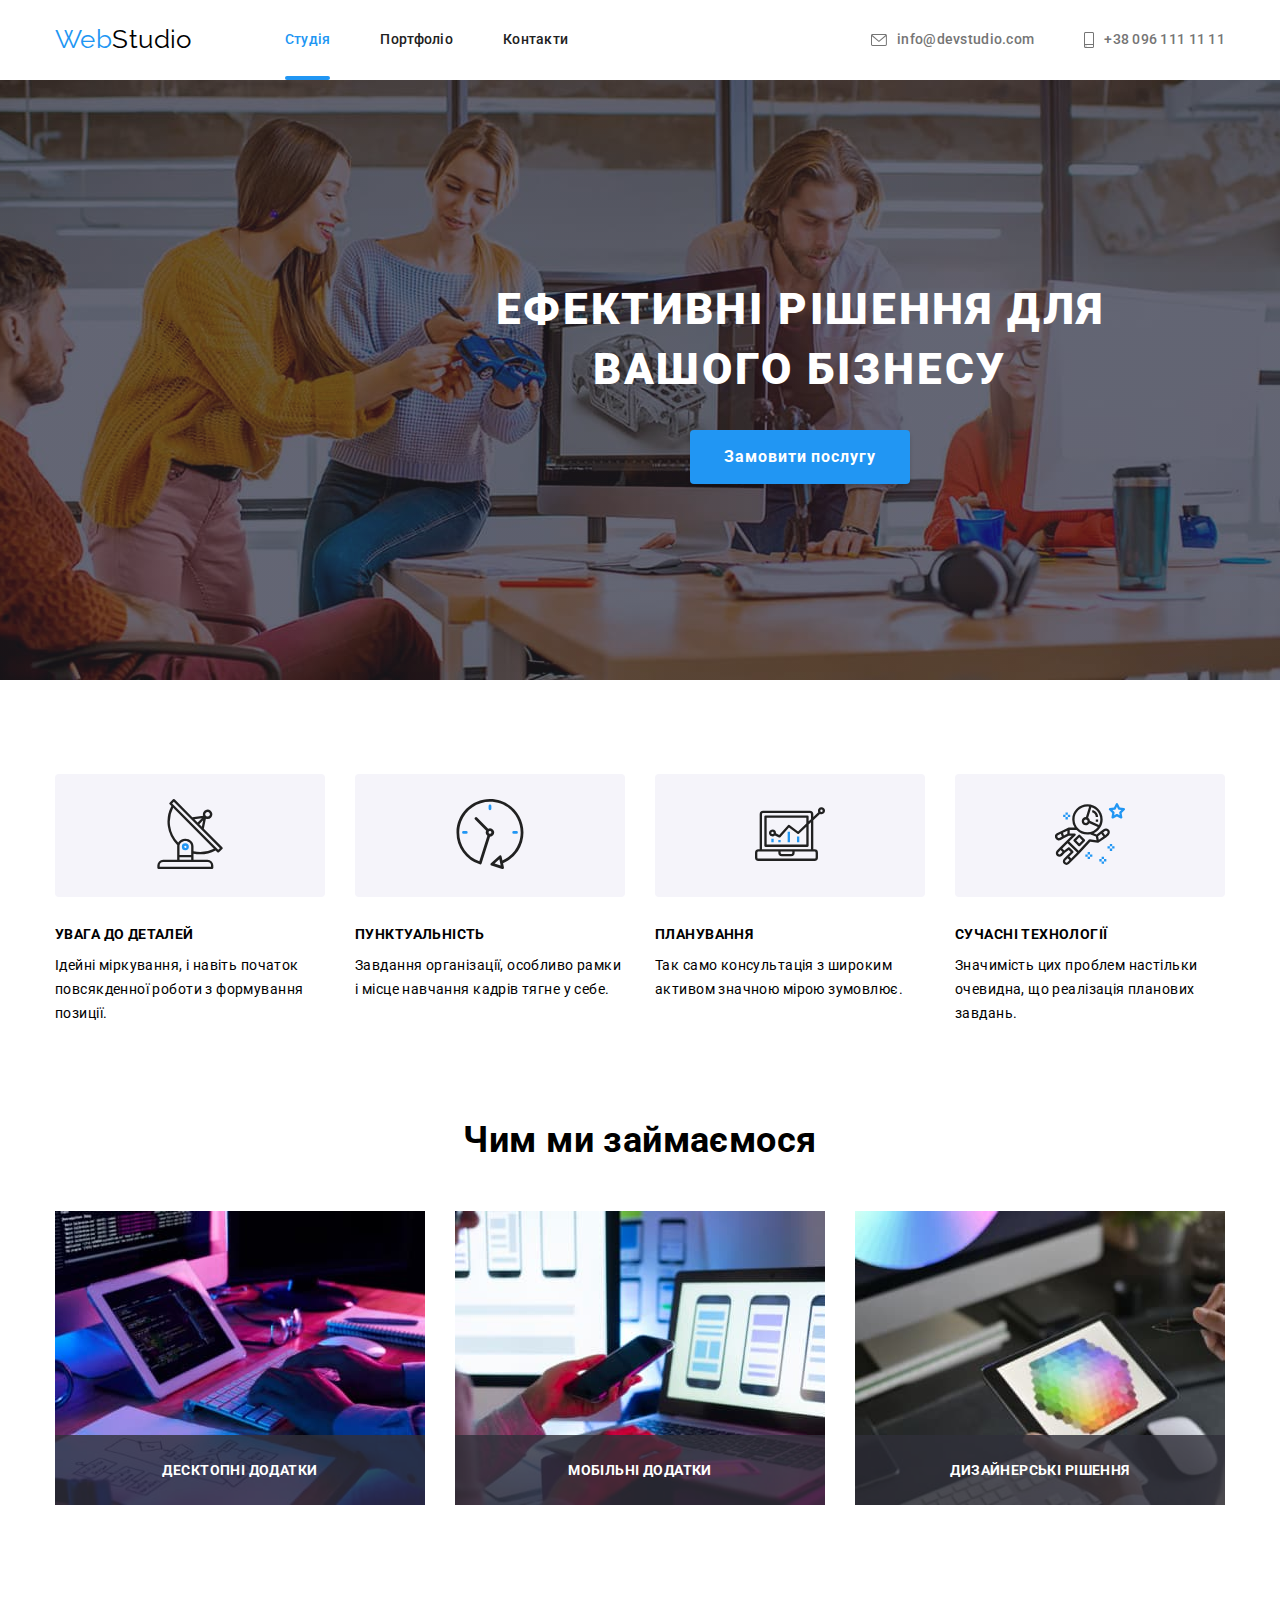
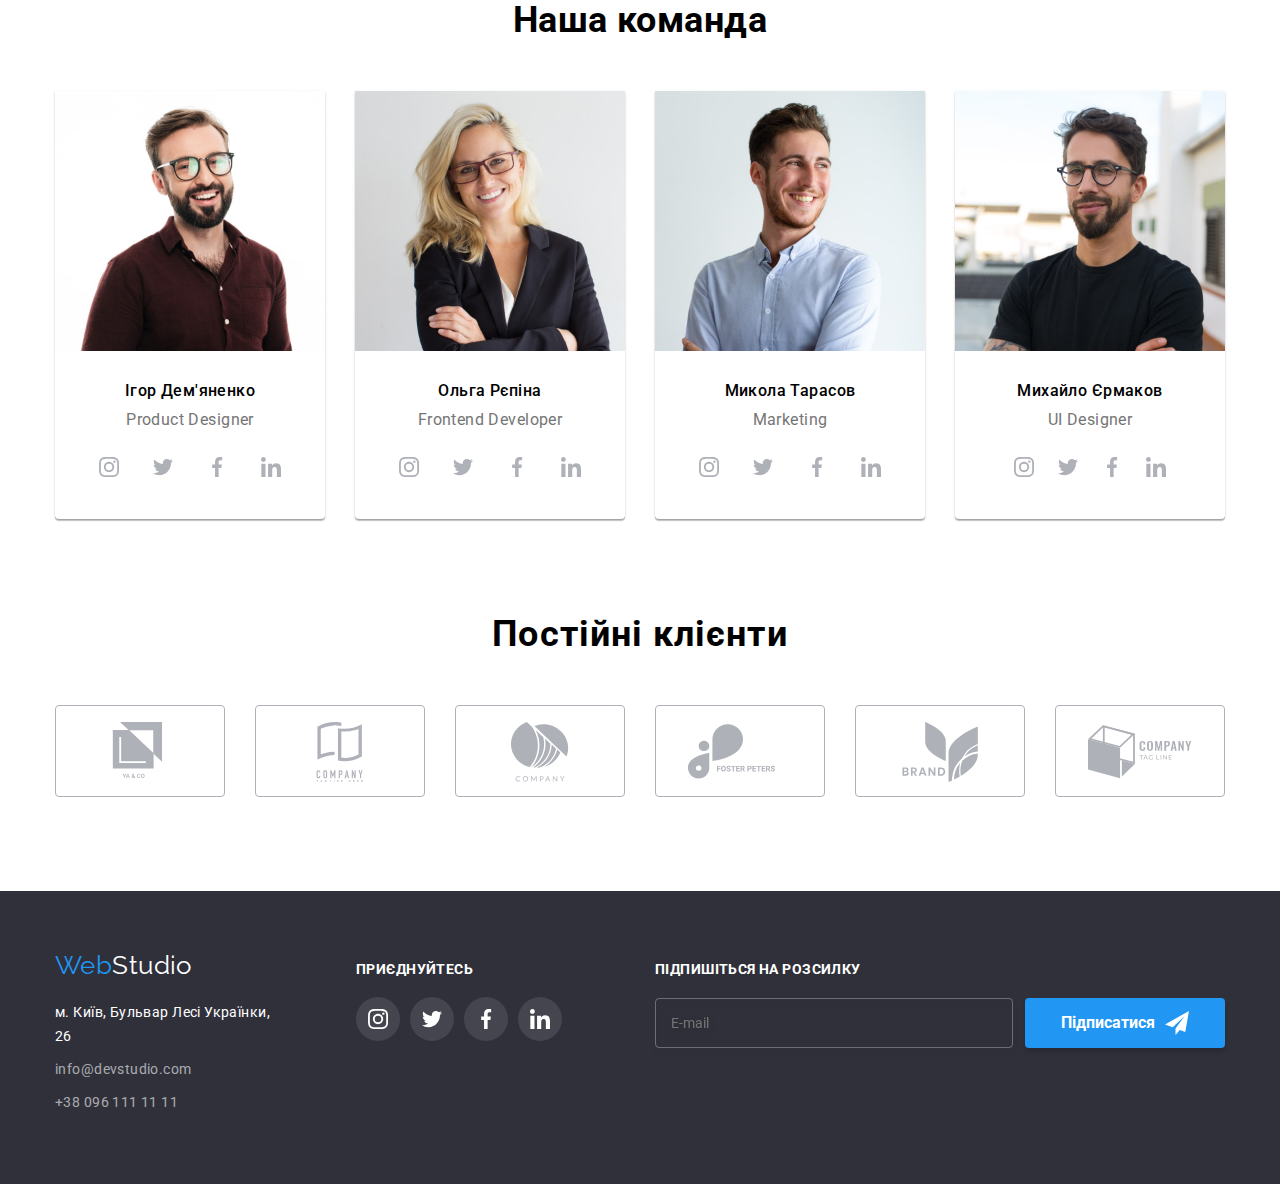
<file: index.html>
<!DOCTYPE html>
<html lang="uk">
  <head>
    <meta charset="UTF-8" />
    <meta http-equiv="X-UA-Compatible" content="IE=edge" />
    <meta name="viewport" content="width=device-width, initial-scale=1.0" />
    <title>Sidorenko WebStudio</title>
    <link rel="stylesheet" href="./css/main.min.css" />
  </head>
  <body>
    <!--Header-->
    <header class="header">
      <div class="container">
        <nav class="nav">
          <a class="logo logo--black" href="./index.html"
            ><span class="logo--blue">Web</span>Studio</a
          >
          <ul class="nav__list">
            <li class="nav__item">
              <a class="nav__link nav__link--accent" href="./index.html">Студія</a>
            </li>
            <li class="nav__item"><a class="nav__link" href="./portfolio.html">Портфоліо</a></li>
            <li class="nav__item"><a class="nav__link" href="">Контакти</a></li>
          </ul>
          <ul class="address">
            <li class="address__item">
              <a class="address__link" href="mailto:info@devstudio.com">
                <svg class="address__icons" width="16" height="12">
                  <use href="./images/symbol-defs.svg#icon-envelope"></use>
                </svg>
                info@devstudio.com
              </a>
            </li>
            <li class="address__item">
              <a class="address__link" href="tel:+380961111111">
                <svg class="address__icons" width="10" height="16">
                  <use href="./images/symbol-defs.svg#icon-smartphone"></use>
                </svg>
                +38 096 111 11 11
              </a>
            </li>
          </ul>
        </nav>
      </div>
    </header>
    <!--MAIN-->
    <main>
      <!--Hero-->
      <section class="hero">
        <div class="container">
          <h1 class="hero__title">Ефективні рішення для вашого бізнесу</h1>
          <button class="hero__button" type="button" data-modal-open>Замовити послугу</button>
        </div>
      </section>
      <!--Features-->

      <section class="features">
        <div class="container">
          <h2 hidden>Особливості</h2>
          <ul class="features__list">
            <li class="features__item">
              <div class="features__tumb">
                <svg class="features-icons" width="70" height="70">
                  <use href="./images/symbol-defs.svg#icon-antenna-1"></use>
                </svg>
              </div>
              <h3 class="features__title">увага до деталей</h3>
              <p class="features__text">
                Ідейні міркування, і навіть початок повсякденної роботи з формування позиції.
              </p>
            </li>
            <li class="features__item">
              <div class="features__tumb">
                <svg class="features-icons" width="70" height="70">
                  <use href="./images/symbol-defs.svg#icon-clock-1"></use>
                </svg>
              </div>
              <h3 class="features__title">пунктуальність</h3>
              <p class="features__text">
                Завдання організації, особливо рамки і місце навчання кадрів тягне у себе.
              </p>
            </li>
            <li class="features__item">
              <div class="features__tumb">
                <svg class="features-icons" width="70" height="70">
                  <use href="./images/symbol-defs.svg#icon-diagram-1"></use>
                </svg>
              </div>
              <h3 class="features__title">планування</h3>
              <p class="features__text">
                Так само консультація з широким активом значною мірою зумовлює.
              </p>
            </li>
            <li class="features__item">
              <div class="features__tumb">
                <svg class="features-icons" width="70" height="70">
                  <use href="./images/symbol-defs.svg#icon-astronaut-1"></use>
                </svg>
              </div>
              <h3 class="features__title">сучасні технології</h3>
              <p class="features__text">
                Значимість цих проблем настільки очевидна, що реалізація планових завдань.
              </p>
            </li>
          </ul>
        </div>
      </section>
      <!--What company do-->
      <section class="todo">
        <div class="container">
          <h2 class="todo__title">Чим ми займаємося</h2>
          <ul class="todo__list">
            <li class="todo__item">
              <div class="todo__img">
                <img src="./images/img-1.jpg" alt="процесс програмування" width="370" />
                <div class="todo__overlay">
                  <p class="todo__text">Десктопні додатки</p>
                </div>
              </div>
            </li>
            <li class="todo__item">
              <div class="todo__img">
                <img src="./images/img-2.jpg" alt="дизайн телефону" width="370" />
                <div class="todo__overlay">
                  <p class="todo__text">Мобільні додатки</p>
                </div>
              </div>
            </li>
            <li class="todo__item">
              <div class="todo__img">
                <img src="./images/img-3.jpg" alt="підбір колорів" width="370" />
                <div class="todo__overlay">
                  <p class="todo__text">Дизайнерські рішення</p>
                </div>
              </div>
            </li>
          </ul>
        </div>
      </section>
      <!--Our Team-->
      <section class="team">
        <div class="container">
          <h2 class="team__title">Наша команда</h2>
          <ul class="team__list">
            <li class="team__item">
              <div class="team__container">
                <img class="team__card" src="./images/human-1.jpg" alt="член команди" width="270" />
                <h3 class="team__name">Ігор Дем'яненко</h3>
                <p class="team__position">Product Designer</p>
                <ul class="social">
                  <li class="social__item">
                    <a class="social__tumb" href="#">
                      <svg class="social__icons" width="20" height="20">
                        <use href="./images/symbol-defs.svg#icon-instagram-2"></use>
                      </svg>
                    </a>
                  </li>
                  <li class="social__item">
                    <a class="social__tumb" href="#">
                      <svg class="social__icons" width="20" height="20">
                        <use href="./images/symbol-defs.svg#icon-twitter-1"></use>
                      </svg>
                    </a>
                  </li>
                  <li class="social__item">
                    <a class="social__tumb" href="#">
                      <svg class="social__icons" width="20" height="20">
                        <use href="./images/symbol-defs.svg#icon-facebook-1"></use>
                      </svg>
                    </a>
                  </li>
                  <li class="social__item">
                    <a class="social__tumb" href="#">
                      <svg class="social__icons" width="20" height="20">
                        <use href="./images/symbol-defs.svg#icon-linkedin-1"></use>
                      </svg>
                    </a>
                  </li>
                </ul>
              </div>
            </li>
            <li class="team__item">
              <div class="team__container">
                <img class="team__card" src="./images/human-2.jpg" alt="член команди" width="270" />
                <h3 class="team__name">Ольга Рєпіна</h3>
                <p class="team__position">Frontend Developer</p>
                <ul class="social">
                  <li class="social__item">
                    <a class="social__tumb" href="#">
                      <svg class="social__icons" width="20" height="20">
                        <use href="./images/symbol-defs.svg#icon-instagram-2"></use>
                      </svg>
                    </a>
                  </li>
                  <li class="social__item">
                    <a class="social__tumb" href="#">
                      <svg class="social__icons" width="20" height="20">
                        <use href="./images/symbol-defs.svg#icon-twitter-1"></use>
                      </svg>
                    </a>
                  </li>
                  <li class="social__item">
                    <a class="social__tumb" href="#">
                      <svg class="social__icons" width="20" height="20">
                        <use href="./images/symbol-defs.svg#icon-facebook-1"></use>
                      </svg>
                    </a>
                  </li>
                  <li class="social__item">
                    <a class="social__tumb" href="#">
                      <svg class="social__icons" width="20" height="20">
                        <use href="./images/symbol-defs.svg#icon-linkedin-1"></use>
                      </svg>
                    </a>
                  </li>
                </ul>
              </div>
            </li>
            <li class="team__item">
              <div class="team__container">
                <img class="team__card" src="./images/human-3.jpg" alt="член команди" width="270" />
                <h3 class="team__name">Микола Тарасов</h3>
                <p class="team__position">Marketing</p>
                <ul class="social">
                  <li class="social__item">
                    <a class="social__tumb" href="#">
                      <svg class="social__icons" width="20" height="20">
                        <use href="./images/symbol-defs.svg#icon-instagram-2"></use>
                      </svg>
                    </a>
                  </li>
                  <li class="social__item">
                    <a class="social__tumb" href="#">
                      <svg class="social__icons" width="20" height="20">
                        <use href="./images/symbol-defs.svg#icon-twitter-1"></use>
                      </svg>
                    </a>
                  </li>
                  <li class="social__item">
                    <a class="social__tumb" href="#">
                      <svg class="social__icons" width="20" height="20">
                        <use href="./images/symbol-defs.svg#icon-facebook-1"></use>
                      </svg>
                    </a>
                  </li>
                  <li class="social__item">
                    <a class="social__tumb" href="#">
                      <svg class="social__icons" width="20" height="20">
                        <use href="./images/symbol-defs.svg#icon-linkedin-1"></use>
                      </svg>
                    </a>
                  </li>
                </ul>
              </div>
            </li>
            <li class="team__item">
              <div class="team__container">
                <img class="team__card" src="./images/human-4.jpg" alt="член команди" width="270" />
                <h3 class="team__name">Михайло Єрмаков</h3>
                <p class="team__position">UI Designer</p>
                <ul class="social">
                  <li>
                    <a class="social__tumb" href="#">
                      <svg class="social__icons" width="20" height="20">
                        <use href="./images/symbol-defs.svg#icon-instagram-2"></use>
                      </svg>
                    </a>
                  </li>
                  <li>
                    <a class="social__tumb" href="#">
                      <svg class="social__icons" width="20" height="20">
                        <use href="./images/symbol-defs.svg#icon-twitter-1"></use>
                      </svg>
                    </a>
                  </li>
                  <li>
                    <a class="social__tumb" href="#">
                      <svg class="social__icons" width="20" height="20">
                        <use href="./images/symbol-defs.svg#icon-facebook-1"></use>
                      </svg>
                    </a>
                  </li>
                  <li>
                    <a class="social__tumb" href="#">
                      <svg class="social__icons" width="20" height="20">
                        <use href="./images/symbol-defs.svg#icon-linkedin-1"></use>
                      </svg>
                    </a>
                  </li>
                </ul>
              </div>
            </li>
          </ul>
        </div>
      </section>
      <!-- OUR CLIENTS -->
      <section class="clients">
        <div class="container">
          <h2 class="clients__title">Постійні клієнти</h2>
          <ul class="clients__list">
            <li class="clients__item">
              <a class="clients__tumb" href="#">
                <svg class="clients__icons" width="106" height="60">
                  <use href="./images/symbol-defs.svg#icon-logo-1"></use>
                </svg>
              </a>
            </li>
            <li class="clients__item">
              <a class="clients__tumb" href="#">
                <svg class="clients__icons" width="106" height="60">
                  <use href="./images/symbol-defs.svg#icon-logo-2"></use>
                </svg>
              </a>
            </li>
            <li class="clients__item">
              <a class="clients__tumb" href="#">
                <svg class="clients__icons" width="106" height="60">
                  <use href="./images/symbol-defs.svg#icon-logo-3"></use>
                </svg>
              </a>
            </li>
            <li class="clients__item">
              <a class="clients__tumb" href="#">
                <svg class="clients__icons" width="106" height="60">
                  <use href="./images/symbol-defs.svg#icon-logo-4"></use>
                </svg>
              </a>
            </li>
            <li class="clients__item">
              <a class="clients__tumb" href="#">
                <svg class="clients__icons" width="106" height="60">
                  <use href="./images/symbol-defs.svg#icon-logo-5"></use>
                </svg>
              </a>
            </li>
            <li class="clients__item">
              <a class="clients__tumb" href="#">
                <svg class="clients__icons" width="106" height="60">
                  <use href="./images/symbol-defs.svg#icon-logo-6"></use>
                </svg>
              </a>
            </li>
          </ul>
        </div>
      </section>
    </main>
    <!--Footer-->
    <footer class="footer">
      <div class="container">
        <div class="footer-address">
          <a class="logo logo--white" href="./index.html"><span class="logo--blue">Web</span>Studio</a>
          <address class="address-footer">
            <ul class="address-footer__list">
              <li class="address-footer__item">
                <a class="address-footer__link address-footer__street" href="#">м. Київ, Бульвар Лесі Українки, 26</a>
              </li>
              <li class="address-footer__item">
                <a class="address-footer__link address-footer__link--grey" href="mailto:info@devstudio.com">info@devstudio.com</a>
              </li>
              <li class="address-footer__item">
                <a class="address-footer__link address-footer__link--grey" href="tel:+380961111111">+38 096 111 11 11</a>
              </li>
            </ul>
          </address>
        </div>

        <div class="join">
          <h3 class="join__title">приєднуйтесь</h3>
          <ul class="join__list">
            <li class="join__item">
              <a class="join__link" href="#">
                <svg class="join__icon" width="20" height="20">
                  <use href="./images/symbol-defs.svg#icon-instagram-2"></use>
                </svg>
              </a>
            </li>
            <li class="join__item">
              <a class="join__link" href="#">
                <svg class="join__icon" width="20" height="20">
                  <use href="./images/symbol-defs.svg#icon-twitter-1"></use>
                </svg>
              </a>
            </li>
            <li class="join__item">
              <a class="join__link" href="#">
                <svg class="join__icon" width="20" height="20">
                  <use href="./images/symbol-defs.svg#icon-facebook-1"></use>
                </svg>
              </a>
            </li>
            <li class="join__item">
              <a class="join__link" href="#">
                <svg class="join__icon" width="20" height="20">
                  <use href="./images/symbol-defs.svg#icon-linkedin-1"></use>
                </svg>
              </a>
            </li>
          </ul>
        </div>
        <div class="subscribe">
          <h3 class="subscribe__title">підпишіться на розсилку</h3>
          <form class="subscribe__form">
            <input class="subscibe__input" type="email" name="email" placeholder="E-mail" />
            <button class="subscribe__btn" type="submit">
              <span>Підписатися</span>
              <svg class="subscribe__icon" width="24" height="24">
                <use href="./images/symbol-defs.svg#icon-send"></use>
              </svg>
            </button>
          </form>
        </div>
      </div>
    </footer>

    <div class="backdrop is-hidden" data-modal>
      <div class="backdrop__modal">
        <p class="backdrop__title">Залиште свої дані, ми вам передзвонимо</p>

        <form class="form">
          <label class="form__field">
            <span class="form__title">Ім'я</span>
            <input class="form__input" type="text" name="username" />
            <svg class="form__icon" width="12" height="12">
              <use href="./images/symbol-defs.svg#icon-user-form"></use>
            </svg>
          </label>
          <label class="form__field">
            <span class="form__title">Телефон</span>
            <input class="form__input" type="tel" name="telephone" />
            <svg class="form__icon" width="13" height="13">
              <use href="./images/symbol-defs.svg#icon-tel-form"></use>
            </svg>
          </label>
          <label class="form__field">
            <span class="form__title">Пошта</span>
            <input class="form__input" type="tel" name="email" />
            <svg class="form__icon" width="15" height="12">
              <use href="./images/symbol-defs.svg#icon-mail-form"></use>
            </svg>
          </label>
          <label class="form__field">
            <span class="form__title">Коментар</span>
            <textarea class="form__textarea" name="feedback" rows="5" placeholder="Введіть текст" resize="none"></textarea>
          </label>

          <label class="checkbox">
            <input class="checkbox__input" type="checkbox" name="checked" value="checked" />
            <svg class="checkbox__icon" width="16" height="15">
              <use href="./images/symbol-defs.svg#icon-border"></use>
            </svg>
            <span class="checkbox__license">
              Погоджуюся з розсилкою та приймаю
              <a href="№">Умови договору</a>
            </span>
          </label>

          <button class="form__btn-submit" type="submit">Відправити</button>
        </form>

        <button class="form__btn-close" type="button" data-modal-close>
          <svg class="" width="18" height="18">
            <use href="./images/symbol-defs.svg#icon-close-btn"></use>
          </svg>
        </button>
      </div>
    </div>

    <script src="./js/modal.js"></script>
  </body>
</html>
</file>
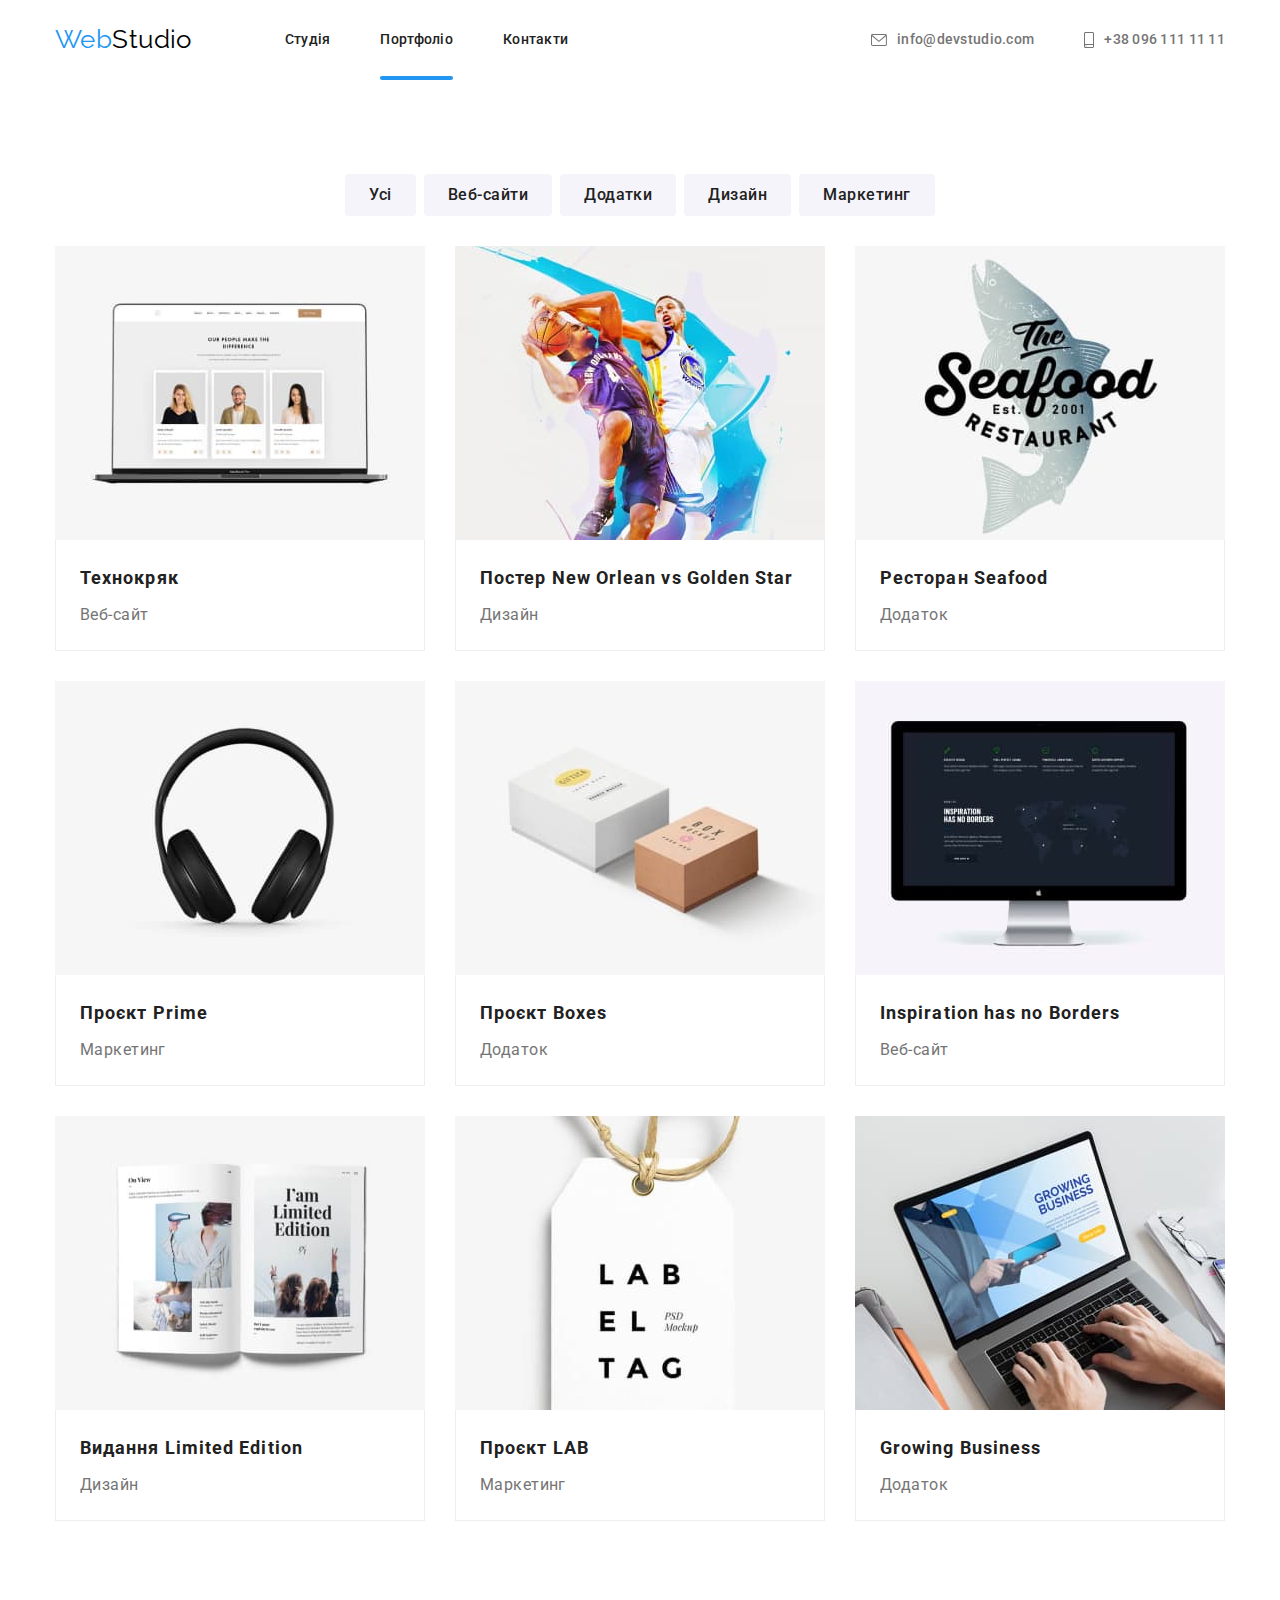
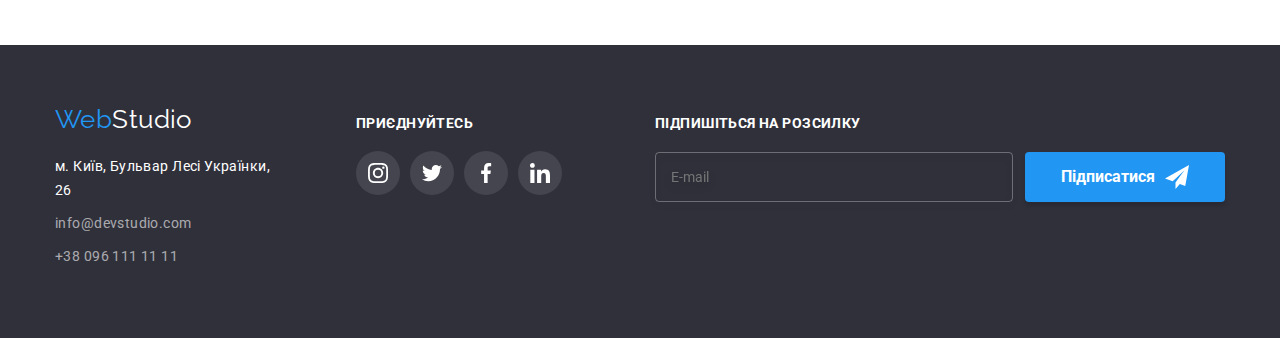
<file: portfolio.html>
<!DOCTYPE html>
<html lang="uk">
  <head>
    <meta charset="UTF-8" />
    <meta http-equiv="X-UA-Compatible" content="IE=edge" />
    <meta name="viewport" content="width=device-width, initial-scale=1.0" />
    <title>Document</title>
    <link rel="stylesheet" href="./css/main.min.css" />
  </head>
  <body>
    <!--Header-->
    <header class="header">
      <div class="container">
        <nav class="nav">
          <a class="logo logo--black" href="./index.html"
            ><span class="logo--blue">Web</span>Studio</a
          >
          <ul class="nav__list">
            <li class="nav__item">
              <a class="nav__link" href="./index.html">Студія</a>
            </li>
            <li class="nav__item nav__link--accent"><a class="nav__link" href="./portfolio.html">Портфоліо</a></li>
            <li class="nav__item"><a class="nav__link" href="">Контакти</a></li>
          </ul>
          <ul class="address">
            <li class="address__item">
              <a class="address__link" href="mailto:info@devstudio.com">
                <svg class="address__icons" width="16" height="12">
                  <use href="./images/symbol-defs.svg#icon-envelope"></use>
                </svg>
                info@devstudio.com
              </a>
            </li>
            <li class="address__item">
              <a class="address__link" href="tel:+380961111111">
                <svg class="address__icons" width="10" height="16">
                  <use href="./images/symbol-defs.svg#icon-smartphone"></use>
                </svg>
                +38 096 111 11 11
              </a>
            </li>
          </ul>
        </nav>
      </div>
    </header>
    <!--MAIN-->
    <main>
      <section class="portfolio">
        <div class="container">
          <h1 hidden class="portfolio__title">Наші роботи</h1>
          <ul class="portfolio__list">
            <li class="portfolio__item"><button class="portfolio__button" type="button">Усі</button></li>
            <li class="portfolio__item"><button class="portfolio__button" type="button">Веб-сайти</button></li>
            <li class="portfolio__item"><button class="portfolio__button" type="button">Додатки</button></li>
            <li class="portfolio__item"><button class="portfolio__button" type="button">Дизайн</button></li>
            <li class="portfolio__item"><button class="portfolio__button" type="button">Маркетинг</button></li>
          </ul>
        </div>
        <div class="container">
          <ul class="works">
            <li class="works__item">
              <a class="works__link" href="">
                <div class="works__img">
                  <img src="./images/portfolio/img1.jpg" alt="технокряк" width="370" />
                  <div class="works__overlay">
                    <p class="works__description">
                      Ресурс пропонує комплексні пропозиції з різним рівнем функціоналу та сервісів.
                      Все це дозволить відвідувачу отримати вичерпні відомості про компанію чи
                      приватну особу.
                    </p>
                  </div>
                </div>
                <div class="works__lower-content">
                  <h2 class="works__title">Технокряк</h2>
                  <p class="works__text">Веб-сайт</p>
                </div>
              </a>
            </li>
            <li class="works__item">
              <a class="works__link" href="">
                <div class="works__img">
                  <img src="./images/portfolio/img2.jpg" alt="постер орлеан" width="370" />
                  <div class="works__overlay">
                    <p class="works__description">
                      Ресурс пропонує комплексні пропозиції з різним рівнем функціоналу та сервісів.
                      Все це дозволить відвідувачу отримати вичерпні відомості про компанію чи
                      приватну особу.
                    </p>
                  </div>
                </div>

                <div class="works__lower-content">
                  <h2 class="works__title">Постер New Orlean vs Golden Star</h2>
                  <p class="works__text">Дизайн</p>
                </div>
              </a>
            </li>
            <li class="works__item">
              <a class="works__link" href="">
                <div class="works__img">
                  <img src="./images/portfolio/img3.jpg" alt="ресторан" width="370" />
                  <div class="works__overlay">
                    <p class="works__description">
                      Ресурс пропонує комплексні пропозиції з різним рівнем функціоналу та сервісів.
                      Все це дозволить відвідувачу отримати вичерпні відомості про компанію чи
                      приватну особу.
                    </p>
                  </div>
                </div>

                <div class="works__lower-content">
                  <h2 class="works__title">Ресторан Seafood</h2>
                  <p class="works__text">Додаток</p>
                </div>
              </a>
            </li>
            <li class="works__item">
              <a class="works__link" href="">
                <div class="works__img">
                  <img src="./images/portfolio/img4.jpg" alt="прайм" width="370" />
                  <div class="works__overlay">
                    <p class="works__description">
                      Ресурс пропонує комплексні пропозиції з різним рівнем функціоналу та сервісів.
                      Все це дозволить відвідувачу отримати вичерпні відомості про компанію чи
                      приватну особу.
                    </p>
                  </div>
                </div>

                <div class="works__lower-content">
                  <h2 class="works__title">Проєкт Prime</h2>
                  <p class="works__text">Маркетинг</p>
                </div>
              </a>
            </li>
            <li class="works__item">
              <a class="works__link" href="">
                <div class="works__img">
                  <img src="./images/portfolio/img5.jpg" alt="бокс" width="370" />
                  <div class="works__overlay">
                    <p class="works__description">
                      Ресурс пропонує комплексні пропозиції з різним рівнем функціоналу та сервісів.
                      Все це дозволить відвідувачу отримати вичерпні відомості про компанію чи
                      приватну особу.
                    </p>
                  </div>
                </div>

                <div class="works__lower-content">
                  <h2 class="works__title">Проєкт Boxes</h2>
                  <p class="works__text">Додаток</p>
                </div>
              </a>
            </li>
            <li class="works__item">
              <a class="works__link" href="">
                <div class="works__img">
                  <img src="./images/portfolio/img6.jpg" alt="инспирейшн" width="370" />
                  <div class="works__overlay">
                    <p class="works__description">
                      Ресурс пропонує комплексні пропозиції з різним рівнем функціоналу та сервісів.
                      Все це дозволить відвідувачу отримати вичерпні відомості про компанію чи
                      приватну особу.
                    </p>
                  </div>
                </div>

                <div class="works__lower-content">
                  <h2 class="works__title">Inspiration has no Borders</h2>
                  <p class="works__text">Веб-сайт</p>
                </div>
              </a>
            </li>
            <li class="works__item">
              <a class="works__link" href="">
                <div class="works__img">
                  <img src="./images/portfolio/img7.jpg" alt="видання" width="370" />
                  <div class="works__overlay">
                    <p class="works__description">
                      Ресурс пропонує комплексні пропозиції з різним рівнем функціоналу та сервісів.
                      Все це дозволить відвідувачу отримати вичерпні відомості про компанію чи
                      приватну особу.
                    </p>
                  </div>
                </div>

                <div class="works__lower-content">
                  <h2 class="works__title">Видання Limited Edition</h2>
                  <p class="works__text">Дизайн</p>
                </div>
              </a>
            </li>
            <li class="works__item">
              <a class="works__link" href="">
                <div class="works__img">
                  <img src="./images/portfolio/img8.jpg" alt="проект лаб" width="370" />
                  <div class="works__overlay">
                    <p class="works__description">
                      Ресурс пропонує комплексні пропозиції з різним рівнем функціоналу та сервісів.
                      Все це дозволить відвідувачу отримати вичерпні відомості про компанію чи
                      приватну особу.
                    </p>
                  </div>
                </div>

                <div class="works__lower-content">
                  <h2 class="works__title">Проєкт LAB</h2>
                  <p class="works__text">Маркетинг</p>
                </div>
              </a>
            </li>
            <li class="works__item">
              <a class="works__link" href="">
                <div class="works__img">
                  <img src="./images/portfolio/img9.jpg" alt="бизнес" width="370" />
                  <div class="works__overlay">
                    <p class="works__description">
                      Ресурс пропонує комплексні пропозиції з різним рівнем функціоналу та сервісів.
                      Все це дозволить відвідувачу отримати вичерпні відомості про компанію чи
                      приватну особу.
                    </p>
                  </div>
                </div>

                <div class="works__lower-content">
                  <h2 class="works__title">Growing Business</h2>
                  <p class="works__text">Додаток</p>
                </div>
              </a>
            </li>
          </ul>
        </div>
      </section>
    </main>
    <!--Footer-->
    <footer class="footer">
      <div class="container">
        <div class="footer-address">
          <a class="logo logo--white" href="./index.html"><span class="logo--blue">Web</span>Studio</a>
          <address class="address-footer">
            <ul class="address-footer__list">
              <li class="address-footer__item">
                <a class="address-footer__link address-footer__street" href="#">м. Київ, Бульвар Лесі Українки, 26</a>
              </li>
              <li class="address-footer__item">
                <a class="address-footer__link address-footer__link--grey" href="mailto:info@devstudio.com">info@devstudio.com</a>
              </li>
              <li class="address-footer__item">
                <a class="address-footer__link address-footer__link--grey" href="tel:+380961111111">+38 096 111 11 11</a>
              </li>
            </ul>
          </address>
        </div>

        <div class="join">
          <h3 class="join__title">приєднуйтесь</h3>
          <ul class="join__list">
            <li class="join__item">
              <a class="join__link" href="#">
                <svg class="join__icon" width="20" height="20">
                  <use href="./images/symbol-defs.svg#icon-instagram-2"></use>
                </svg>
              </a>
            </li>
            <li class="join__item">
              <a class="join__link" href="#">
                <svg class="join__icon" width="20" height="20">
                  <use href="./images/symbol-defs.svg#icon-twitter-1"></use>
                </svg>
              </a>
            </li>
            <li class="join__item">
              <a class="join__link" href="#">
                <svg class="join__icon" width="20" height="20">
                  <use href="./images/symbol-defs.svg#icon-facebook-1"></use>
                </svg>
              </a>
            </li>
            <li class="join__item">
              <a class="join__link" href="#">
                <svg class="join__icon" width="20" height="20">
                  <use href="./images/symbol-defs.svg#icon-linkedin-1"></use>
                </svg>
              </a>
            </li>
          </ul>
        </div>
        <div class="subscribe">
          <h3 class="subscribe__title">підпишіться на розсилку</h3>
          <form class="subscribe__form">
            <input class="subscibe__input" type="email" name="email" placeholder="E-mail" />
            <button class="subscribe__btn" type="submit">
              <span>Підписатися</span>
              <svg class="subscribe__icon" width="24" height="24">
                <use href="./images/symbol-defs.svg#icon-send"></use>
              </svg>
            </button>
          </form>
        </div>
      </div>
    </footer>

    

    <script src="./js/modal.js"></script>
  </body>
</html>
</file>
<file: css/main.min.css>
@import'https://fonts.googleapis.com/css2?family=Raleway:wght@700&family=Roboto:wght@400;500;700;900&display=swap';/*! modern-normalize v0.6.0 | MIT License | https://github.com/sindresorhus/modern-normalize */*,*::before,*::after{-webkit-box-sizing:border-box;box-sizing:border-box}:root{-moz-tab-size:4;-o-tab-size:4;tab-size:4}html{line-height:1.15;-webkit-text-size-adjust:100%}body{margin:0}body{font-family:system-ui,-apple-system,"Segoe UI",Roboto,Helvetica,Arial,sans-serif,"Apple Color Emoji","Segoe UI Emoji"}hr{height:0}abbr[title]{-webkit-text-decoration:underline dotted;text-decoration:underline dotted}b,strong{font-weight:bolder}code,kbd,samp,pre{font-family:SFMono-Regular,Consolas,"Liberation Mono",Menlo,monospace;font-size:1em}small{font-size:80%}sub,sup{font-size:75%;line-height:0;position:relative;vertical-align:baseline}sub{bottom:-0.25em}sup{top:-0.5em}button,input,optgroup,select,textarea{font-family:inherit;font-size:100%;line-height:1.15;margin:0}button,select{text-transform:none}button,[type=button],[type=reset],[type=submit]{-webkit-appearance:button}button::-moz-focus-inner,[type=button]::-moz-focus-inner,[type=reset]::-moz-focus-inner,[type=submit]::-moz-focus-inner{border-style:none;padding:0}button:-moz-focusring,[type=button]:-moz-focusring,[type=reset]:-moz-focusring,[type=submit]:-moz-focusring{outline:1px dotted ButtonText}fieldset{padding:.35em .75em .625em}legend{padding:0}progress{vertical-align:baseline}[type=number]::-webkit-inner-spin-button,[type=number]::-webkit-outer-spin-button{height:auto}[type=search]{-webkit-appearance:textfield;outline-offset:-2px}[type=search]::-webkit-search-decoration{-webkit-appearance:none}::-webkit-file-upload-button{-webkit-appearance:button;font:inherit}summary{display:list-item}body{font-family:"Roboto",sans-serif;color:getColor("primary-text-color");background-color:getColor("white");letter-spacing:.03em;font-size:14px;margin:0}img{display:block;max-width:100%;height:auto}h1,h2,h3,h4,h5,h6,p,ul{margin:0;padding:0}ul{list-style:none;font-style:normal}a{text-decoration:none}img{margin-top:0;margin-bottom:0;display:block}.portfolio,.clients,.team,.todo,.features{padding-bottom:94px}.backdrop.is-hidden{opacity:0;pointer-events:none}.container{width:1200px;padding-left:15px;padding-right:15px;margin:0 auto}.nav{display:-webkit-box;display:-ms-flexbox;display:flex;-webkit-box-align:center;-ms-flex-align:center;align-items:center}.nav__list{display:-webkit-box;display:-ms-flexbox;display:flex;margin-left:93px}.nav__list .nav__item:not(:last-child){margin-right:50px}.nav__link{color:#212121;font-weight:500;line-height:1.14;letter-spacing:.02em;display:block;padding-top:32px;padding-bottom:32px;-webkit-transition:color 250ms cubic-bezier(0.4, 0, 0.2, 1);transition:color 250ms cubic-bezier(0.4, 0, 0.2, 1)}.nav__link:hover,.nav__link:focus{color:#2196f3}.nav__link--accent{color:#2196f3;position:relative}.nav__link--accent::before{content:"";position:absolute;bottom:0;left:0;width:100%;height:4px;background-color:#2196f3;border-radius:2px}.logo{font-family:"Raleway",sans-serif;font-size:26px;text-decoration:none}.logo--black{color:#000}.logo--blue{color:#2196f3}.address{display:-webkit-box;display:-ms-flexbox;display:flex;-webkit-box-align:center;-ms-flex-align:center;align-items:center;-webkit-box-pack:center;-ms-flex-pack:center;justify-content:center;margin-left:auto}.address__item:not(:last-child){margin-right:50px}.address__link{display:-webkit-box;display:-ms-flexbox;display:flex;-webkit-box-align:center;-ms-flex-align:center;align-items:center;-webkit-box-pack:center;-ms-flex-pack:center;justify-content:center;font-weight:500;line-height:1.14;letter-spacing:.02em;color:#757575;padding-top:32px;padding-bottom:32px;-webkit-transition:color 250ms cubic-bezier(0.4, 0, 0.2, 1);transition:color 250ms cubic-bezier(0.4, 0, 0.2, 1)}.address__link:hover,.address__link:focus{color:#2196f3}.address__icons{margin-right:10px;fill:#757575;-webkit-transition:fill 250ms cubic-bezier(0.4, 0, 0.2, 1);transition:fill 250ms cubic-bezier(0.4, 0, 0.2, 1)}.address__link:hover .address__icons,.address__link:focus .address__icons{fill:#2196f3}.hero{padding:200px 200px;max-width:1600px;height:600px;margin:0 auto;background-color:#c4c4c4;background-image:-webkit-gradient(linear, left top, right top, from(rgba(47, 48, 58, 0.4)), to(rgba(47, 48, 58, 0.4))),url(../images/background.jpg);background-image:linear-gradient(to right, rgba(47, 48, 58, 0.4), rgba(47, 48, 58, 0.4)),url(../images/background.jpg);background-repeat:no-repeat;background-position:center;background-size:cover;text-align:center}.hero__title{margin:0 auto;width:696px;font-weight:900;font-size:44px;line-height:1.36;letter-spacing:.06em;text-transform:uppercase;color:#fff;margin-bottom:30px}.hero__button{font-weight:700;border-radius:4px;font-size:16px;line-height:1.88;display:inline-block;margin-right:auto;margin-left:auto;letter-spacing:.06em;color:#fff;background-color:#2196f3;padding:10px 32px;min-width:132px;-webkit-box-shadow:0px 4px 4px rgba(0,0,0,.15);box-shadow:0px 4px 4px rgba(0,0,0,.15);border-color:rgba(0,0,0,0);cursor:pointer;-webkit-transition:background-color 250ms cubic-bezier(0.4, 0, 0.2, 1),border-radius 250ms cubic-bezier(0.4, 0, 0.2, 1),-webkit-box-shadow 250ms cubic-bezier(0.4, 0, 0.2, 1);transition:background-color 250ms cubic-bezier(0.4, 0, 0.2, 1),border-radius 250ms cubic-bezier(0.4, 0, 0.2, 1),-webkit-box-shadow 250ms cubic-bezier(0.4, 0, 0.2, 1);transition:background-color 250ms cubic-bezier(0.4, 0, 0.2, 1),box-shadow 250ms cubic-bezier(0.4, 0, 0.2, 1),border-radius 250ms cubic-bezier(0.4, 0, 0.2, 1);transition:background-color 250ms cubic-bezier(0.4, 0, 0.2, 1),box-shadow 250ms cubic-bezier(0.4, 0, 0.2, 1),border-radius 250ms cubic-bezier(0.4, 0, 0.2, 1),-webkit-box-shadow 250ms cubic-bezier(0.4, 0, 0.2, 1)}.hero__button:hover,.hero__button:focus{background-color:#188ce8;-webkit-box-shadow:0px 4px 4px rgba(0,0,0,.15);box-shadow:0px 4px 4px rgba(0,0,0,.15);border-radius:4px}.features{padding-top:94px}.features-icons{margin:25px 100px}.features__list{display:-webkit-box;display:-ms-flexbox;display:flex;-ms-flex-wrap:wrap;flex-wrap:wrap;gap:30px}.features__item{width:270px}.features__title{font-weight:700;font-size:14px;line-height:1.14;text-transform:uppercase;margin-top:0;margin-bottom:10px}.features__text{margin-top:0;margin-bottom:0;line-height:1.71px;color:var(--secondary-text-color);line-height:24px}.features__tumb{background-color:#f5f4fa;border-radius:4px;margin-bottom:30px}.todo__list{display:-webkit-box;display:-ms-flexbox;display:flex;-webkit-box-align:center;-ms-flex-align:center;align-items:center;-webkit-box-pack:center;-ms-flex-pack:center;justify-content:center}.todo__item:not(:last-child){margin-right:30px}.todo__img{position:relative}.todo__overlay{position:absolute;bottom:0;left:0;display:-webkit-box;display:-ms-flexbox;display:flex;-webkit-box-align:center;-ms-flex-align:center;align-items:center;-webkit-box-pack:center;-ms-flex-pack:center;justify-content:center;width:370px;height:70px;background-color:rgba(47,48,58,.8)}.todo__text{font-weight:700;font-size:14px;line-height:16px;letter-spacing:.03em;text-transform:uppercase;color:#fff}.todo__title{font-weight:700;font-size:36px;line-height:1.17;text-align:center;margin-bottom:50px}.team__list{display:-webkit-box;display:-ms-flexbox;display:flex;-webkit-box-align:center;-ms-flex-align:center;align-items:center;-webkit-box-pack:center;-ms-flex-pack:center;justify-content:center}.team__item:not(:last-child){margin-right:30px}.team__title{font-weight:700;font-size:36px;line-height:1.17;text-align:center;margin-bottom:50px;margin-top:0px}.team__name{font-weight:500;font-size:16px;line-height:1.19;text-align:center;margin-bottom:10px}.team__position{margin-bottom:16px;font-size:16px;line-height:1.19;text-align:center;color:#757575}.team__container{background-color:#fff;-webkit-box-shadow:0px 1px 3px rgba(0,0,0,.12),0px 1px 1px rgba(0,0,0,.14),0px 2px 1px rgba(0,0,0,.2);box-shadow:0px 1px 3px rgba(0,0,0,.12),0px 1px 1px rgba(0,0,0,.14),0px 2px 1px rgba(0,0,0,.2);border-radius:0px 0px 4px 4px}.team__card{margin-bottom:30px}.social{display:-webkit-box;display:-ms-flexbox;display:flex;-webkit-box-align:center;-ms-flex-align:center;align-items:center;-webkit-box-pack:center;-ms-flex-pack:center;justify-content:center;padding:0 32px 30px}.social__icons{fill:#afb1b8;margin:12px;-webkit-transition:fill 250ms cubic-bezier(0.4, 0, 0.2, 1);transition:fill 250ms cubic-bezier(0.4, 0, 0.2, 1)}.social__tumb:hover .social__icons,.social__tumb:focus .social__icons{fill:#fff}.social__item:not(:last-child){margin-right:10px}.social__tumb{background-color:inherit;display:-webkit-box;display:-ms-flexbox;display:flex;height:44px;width:44px;border-radius:50%;-webkit-transition:background-color 250ms cubic-bezier(0.4, 0, 0.2, 1);transition:background-color 250ms cubic-bezier(0.4, 0, 0.2, 1)}.social__tumb:hover,.social__tumb:focus{background-color:#2196f3}.clients__title{font-family:"Roboto",sans-serif;font-style:normal;font-weight:700;font-size:36px;line-height:42px;text-align:center;letter-spacing:.03em;margin-bottom:50px}.clients__tumb{display:-webkit-box;display:-ms-flexbox;display:flex;width:170px;height:92px;border:1px solid #afb1b8;border-radius:4px;padding:16px 32px;-webkit-transition:background-color 250ms cubic-bezier(0.4, 0, 0.2, 1);transition:background-color 250ms cubic-bezier(0.4, 0, 0.2, 1)}.clients__tumb:hover,.clients__tumb:focus{border-color:#2196f3}.clients__list{display:-webkit-box;display:-ms-flexbox;display:flex;-webkit-box-align:center;-ms-flex-align:center;align-items:center;-webkit-box-pack:center;-ms-flex-pack:center;justify-content:center}.clients__item:not(:last-child){margin-right:30px}.clients__icons{fill:#afb1b8;-webkit-transition:fill 250ms cubic-bezier(0.4, 0, 0.2, 1);transition:fill 250ms cubic-bezier(0.4, 0, 0.2, 1)}.clients__tumb:hover .clients__icons,.clients__tumb:focus .clients__icons{fill:#2196f3}.footer{background-color:#2f303a}.logo--white{color:#fff}.footer .container{padding-top:60px;padding-bottom:60px;display:-webkit-box;display:-ms-flexbox;display:flex;-webkit-box-align:baseline;-ms-flex-align:baseline;align-items:baseline}.address-footer{line-height:1.71;color:#757575;margin-top:20px;-webkit-transition:background-color 250ms cubic-bezier(0.4, 0, 0.2, 1);transition:background-color 250ms cubic-bezier(0.4, 0, 0.2, 1)}.address-footer__item{margin-bottom:9px}.address-footer__link--grey{font-family:"Roboto",sans-serif;font-style:normal;font-weight:400;font-size:14px;line-height:1.71;letter-spacing:.03em;color:rgba(255,255,255,.6)}.address-footer__street{font-weight:400;line-height:1.71;color:#fff}.address-footer__link:hover,.address-footer__link:focus{color:#2196f3}.join{margin-left:70px;margin-top:0}.join__title{font-weight:700;font-size:14px;line-height:16px;letter-spacing:.03em;text-transform:uppercase;color:#fff;margin-bottom:20px}.join__list{display:-webkit-box;display:-ms-flexbox;display:flex}.join__item:not(:last-child){margin-right:10px}.join__link{display:-webkit-box;display:-ms-flexbox;display:flex;background:rgba(255,255,255,.1);width:44px;height:44px;border-radius:50px;padding:12px;-webkit-transition:background-color 250ms cubic-bezier(0.4, 0, 0.2, 1);transition:background-color 250ms cubic-bezier(0.4, 0, 0.2, 1)}.join__link:hover,.join__link:focus{background-color:#2196f3}.join__icon{fill:#fff}.subscribe{margin-left:93px}.subscribe__title{font-family:"Roboto",sans-serif;font-weight:700;font-size:14px;line-height:1.14;letter-spacing:.03em;text-transform:uppercase;color:#fff}.subscribe__form{display:-webkit-box;display:-ms-flexbox;display:flex;-webkit-box-align:baseline;-ms-flex-align:baseline;align-items:baseline}.subscibe__input{width:358px;height:50px;margin-top:20px;border:1px solid rgba(255,255,255,.3);-webkit-filter:drop-shadow(0px 4px 4px rgba(0, 0, 0, 0.15));filter:drop-shadow(0px 4px 4px rgba(0, 0, 0, 0.15));border-radius:4px;padding-left:15px;color:#fff;background-color:rgba(0,0,0,0);-webkit-transition:border-color 250ms cubic-bezier(0.4, 0, 0.2, 1);transition:border-color 250ms cubic-bezier(0.4, 0, 0.2, 1)}.subscibe__input:focus{border-color:#188ce8;outline:none}.subscribe__btn{display:-webkit-box;display:-ms-flexbox;display:flex;-webkit-box-align:center;-ms-flex-align:center;align-items:center;-webkit-box-pack:center;-ms-flex-pack:center;justify-content:center;width:200px;height:50px;margin-left:12px;background-color:#2196f3;color:#fff;-webkit-box-shadow:0px 4px 4px rgba(0,0,0,.15);box-shadow:0px 4px 4px rgba(0,0,0,.15);border-radius:4px;padding:0;border:none;cursor:pointer;font-family:"Roboto",sans-serif;font-weight:700;font-size:16px;line-height:1.88;-webkit-transition:background-color 250ms cubic-bezier(0.4, 0, 0.2, 1);transition:background-color 250ms cubic-bezier(0.4, 0, 0.2, 1)}.subscribe__btn:hover,.subscribe__btn:focus{background-color:#188ce8;-webkit-box-shadow:0px 4px 4px rgba(0,0,0,.15);box-shadow:0px 4px 4px rgba(0,0,0,.15)}.subscribe__icon{margin-left:10px;fill:#fff}.backdrop{position:fixed;background:rgba(0,0,0,.5);top:0;left:0;width:100%;height:100%;opacity:1;-webkit-transition:opacity 1250ms cubic-bezier(0.4, 0, 0.2, 1),visibility 1250ms cubic-bezier(0.4, 0, 0.2, 1),rotate 1250ms cubic-bezier(0.4, 0, 0.2, 1);transition:opacity 1250ms cubic-bezier(0.4, 0, 0.2, 1),visibility 1250ms cubic-bezier(0.4, 0, 0.2, 1),rotate 1250ms cubic-bezier(0.4, 0, 0.2, 1)}.is-hidden .backdrop__modal{-webkit-transform:translate(-50%, -150%) scale(1.5) rotate(2turn);transform:translate(-50%, -150%) scale(1.5) rotate(2turn);opacity:0}.backdrop__modal{position:absolute;top:50%;left:50%;padding:40px;width:528px;height:581px;background-color:#fff;border-radius:4px;opacity:1;-webkit-transform:translate(-50%, -50%) scale(1);transform:translate(-50%, -50%) scale(1);-webkit-transition:opacity 250ms cubic-bezier(0.4, 0, 0.2, 1),-webkit-transform 250ms cubic-bezier(0.4, 0, 0.2, 1);transition:opacity 250ms cubic-bezier(0.4, 0, 0.2, 1),-webkit-transform 250ms cubic-bezier(0.4, 0, 0.2, 1);transition:transform 250ms cubic-bezier(0.4, 0, 0.2, 1),opacity 250ms cubic-bezier(0.4, 0, 0.2, 1);transition:transform 250ms cubic-bezier(0.4, 0, 0.2, 1),opacity 250ms cubic-bezier(0.4, 0, 0.2, 1),-webkit-transform 250ms cubic-bezier(0.4, 0, 0.2, 1)}.form__btn-close{position:absolute;display:-webkit-box;display:-ms-flexbox;display:flex;-webkit-box-align:center;-ms-flex-align:center;align-items:center;-webkit-box-pack:center;-ms-flex-pack:center;justify-content:center;top:8px;right:8px;background-color:#fff;border-radius:50%;border:1px solid rgba(0,0,0,.1);cursor:pointer;width:30px;height:30px;-webkit-transition:fill 250ms cubic-bezier(0.4, 0, 0.2, 1);transition:fill 250ms cubic-bezier(0.4, 0, 0.2, 1)}.form__btn-close:hover,.form__btn-close:focus{fill:#2196f3}.backdrop__title{margin-top:0;margin-bottom:12px;font-family:"Roboto",sans-serif;font-style:normal;font-weight:700;font-size:20px;line-height:1.15;text-align:center;letter-spacing:.03em;color:#212121}.form{display:block;margin-right:auto;margin-left:auto;width:448px}.form__field{position:relative;display:-webkit-box;display:-ms-flexbox;display:flex;-webkit-box-orient:vertical;-webkit-box-direction:normal;-ms-flex-direction:column;flex-direction:column}.form__field ::-webkit-input-placeholder{font-family:"Roboto",sans-serif;font-style:normal;font-weight:400;font-size:12px;line-height:1.16;letter-spacing:.01em;color:rgba(117,117,117,.5)}.form__field ::-moz-placeholder{font-family:"Roboto",sans-serif;font-style:normal;font-weight:400;font-size:12px;line-height:1.16;letter-spacing:.01em;color:rgba(117,117,117,.5)}.form__field :-ms-input-placeholder{font-family:"Roboto",sans-serif;font-style:normal;font-weight:400;font-size:12px;line-height:1.16;letter-spacing:.01em;color:rgba(117,117,117,.5)}.form__field ::-ms-input-placeholder{font-family:"Roboto",sans-serif;font-style:normal;font-weight:400;font-size:12px;line-height:1.16;letter-spacing:.01em;color:rgba(117,117,117,.5)}.form__field ::placeholder{font-family:"Roboto",sans-serif;font-style:normal;font-weight:400;font-size:12px;line-height:1.16;letter-spacing:.01em;color:rgba(117,117,117,.5)}.form__input{margin-bottom:10px;height:40px;border:1px solid rgba(33,33,33,.2);border-radius:4px;padding-left:30px;-webkit-transition:border-color 250ms cubic-bezier(0.4, 0, 0.2, 1);transition:border-color 250ms cubic-bezier(0.4, 0, 0.2, 1)}.form__input:focus{border-color:#188ce8;outline:none}.form__textarea{border:1px solid rgba(33,33,33,.2);border-radius:10px;resize:none;padding:12px 16px;-webkit-transition:border-color 250ms cubic-bezier(0.4, 0, 0.2, 1);transition:border-color 250ms cubic-bezier(0.4, 0, 0.2, 1)}.form__textarea:focus{border-color:#188ce8;outline:none}.form__title{margin-bottom:4px;font-family:"Roboto",sans-serif;font-weight:400;font-size:12px;line-height:1.16;letter-spacing:.01em;color:#757575}.checkbox{display:-webkit-box;display:-ms-flexbox;display:flex;-webkit-box-align:center;-ms-flex-align:center;align-items:center;-webkit-box-pack:center;-ms-flex-pack:center;justify-content:center;cursor:pointer;margin-top:20px}.checkbox__input{position:absolute;width:1px;height:1px;margin:-1px;border:0;padding:0;clip:rect(0 0 0 0);overflow:hidden}.checkbox__license{margin-left:8px;font-family:"Roboto",sans-serif;font-style:normal;font-weight:400;font-size:14px;line-height:1.71;letter-spacing:.03em;color:#757575}.checkbox__input:checked+.checkbox__icon{border-radius:2px;fill:none;border-color:#2196f3;background-color:#2196f3;background-image:url(../images/icon-check.svg)}.form__btn-submit{display:-webkit-box;display:-ms-flexbox;display:flex;-webkit-box-align:center;-ms-flex-align:center;align-items:center;-webkit-box-pack:center;-ms-flex-pack:center;justify-content:center;margin:20px auto 0px auto;width:200px;height:50px;background:#2196f3;-webkit-box-shadow:0px 4px 4px rgba(0,0,0,.15);box-shadow:0px 4px 4px rgba(0,0,0,.15);border-radius:4px;border-color:rgba(0,0,0,0);cursor:pointer;font-family:"Roboto",sans-serif;font-weight:700;font-size:16px;line-height:1.875;color:#fff;-webkit-transition:background 250ms cubic-bezier(0.4, 0, 0.2, 1),-webkit-box-shadow 250ms cubic-bezier(0.4, 0, 0.2, 1);transition:background 250ms cubic-bezier(0.4, 0, 0.2, 1),-webkit-box-shadow 250ms cubic-bezier(0.4, 0, 0.2, 1);transition:background 250ms cubic-bezier(0.4, 0, 0.2, 1),box-shadow 250ms cubic-bezier(0.4, 0, 0.2, 1);transition:background 250ms cubic-bezier(0.4, 0, 0.2, 1),box-shadow 250ms cubic-bezier(0.4, 0, 0.2, 1),-webkit-box-shadow 250ms cubic-bezier(0.4, 0, 0.2, 1)}.form__btn-submit:hover{background:#188ce8;-webkit-box-shadow:0px 4px 4px rgba(0,0,0,.15);box-shadow:0px 4px 4px rgba(0,0,0,.15);border-radius:4px}.form__icon{position:absolute;top:50%;left:15px;fill:#212121;-webkit-transition:fill 250ms cubic-bezier(0.4, 0, 0.2, 1);transition:fill 250ms cubic-bezier(0.4, 0, 0.2, 1)}.form__input:focus+.form__icon{fill:#2196f3}.portfolio{padding-top:94px}.portfolio__list{display:-webkit-box;display:-ms-flexbox;display:flex;-webkit-box-pack:center;-ms-flex-pack:center;justify-content:center;margin-bottom:30px;margin-left:auto;margin-right:auto}.portfolio__list .portfolio__item:not(:last-child){margin-right:8px}.portfolio__button{color:#212121;background-color:#f5f4fa;cursor:pointer;border-radius:4px;padding:6px 22px;border-color:rgba(0,0,0,0);font-family:"Roboto",sans-serif;font-weight:500;font-size:16px;line-height:1.62;text-align:center;letter-spacing:.03em;color:#212121;-webkit-transition:background-color 250ms cubic-bezier(0.4, 0, 0.2, 1),color 250ms cubic-bezier(0.4, 0, 0.2, 1),border-radius 250ms cubic-bezier(0.4, 0, 0.2, 1),-webkit-box-shadow 250ms cubic-bezier(0.4, 0, 0.2, 1);transition:background-color 250ms cubic-bezier(0.4, 0, 0.2, 1),color 250ms cubic-bezier(0.4, 0, 0.2, 1),border-radius 250ms cubic-bezier(0.4, 0, 0.2, 1),-webkit-box-shadow 250ms cubic-bezier(0.4, 0, 0.2, 1);transition:background-color 250ms cubic-bezier(0.4, 0, 0.2, 1),color 250ms cubic-bezier(0.4, 0, 0.2, 1),border-radius 250ms cubic-bezier(0.4, 0, 0.2, 1),box-shadow 250ms cubic-bezier(0.4, 0, 0.2, 1);transition:background-color 250ms cubic-bezier(0.4, 0, 0.2, 1),color 250ms cubic-bezier(0.4, 0, 0.2, 1),border-radius 250ms cubic-bezier(0.4, 0, 0.2, 1),box-shadow 250ms cubic-bezier(0.4, 0, 0.2, 1),-webkit-box-shadow 250ms cubic-bezier(0.4, 0, 0.2, 1)}.portfolio__button:hover,.portfolio__button:focus{background-color:#2196f3;color:#f5f5f5;border-radius:4px;-webkit-box-shadow:0px 3px 1px rgba(0,0,0,.1),0px 1px 2px rgba(0,0,0,.08),0px 2px 2px rgba(0,0,0,.12);box-shadow:0px 3px 1px rgba(0,0,0,.1),0px 1px 2px rgba(0,0,0,.08),0px 2px 2px rgba(0,0,0,.12)}.works{display:-webkit-box;display:-ms-flexbox;display:flex;-ms-flex-wrap:wrap;flex-wrap:wrap;-webkit-box-pack:center;-ms-flex-pack:center;justify-content:center}.works__item{margin-right:30px;margin-bottom:30px;width:calc((100% - 60px)/3);-webkit-transition:-webkit-box-shadow 250ms cubic-bezier(0.4, 0, 0.2, 1);transition:-webkit-box-shadow 250ms cubic-bezier(0.4, 0, 0.2, 1);transition:box-shadow 250ms cubic-bezier(0.4, 0, 0.2, 1);transition:box-shadow 250ms cubic-bezier(0.4, 0, 0.2, 1), -webkit-box-shadow 250ms cubic-bezier(0.4, 0, 0.2, 1)}.works__item:hover,.works__item:focus{-webkit-box-shadow:0px 1px 1px rgba(0,0,0,.12),0px 4px 4px rgba(0,0,0,.06),1px 4px 6px rgba(0,0,0,.16);box-shadow:0px 1px 1px rgba(0,0,0,.12),0px 4px 4px rgba(0,0,0,.06),1px 4px 6px rgba(0,0,0,.16)}.works__item:nth-child(3n){margin-right:0}.works__link{color:#212121}.works__img{position:relative;overflow:hidden}.works__overlay{position:absolute;top:0;left:0;width:100%;height:100%;padding:63px 24px;-webkit-transform:translateY(100%);transform:translateY(100%);overflow:hidden;-webkit-transition:background-color 250ms cubic-bezier(0.4, 0, 0.2, 1),-webkit-transform 250ms cubic-bezier(0.4, 0, 0.2, 1);transition:background-color 250ms cubic-bezier(0.4, 0, 0.2, 1),-webkit-transform 250ms cubic-bezier(0.4, 0, 0.2, 1);transition:transform 250ms cubic-bezier(0.4, 0, 0.2, 1),background-color 250ms cubic-bezier(0.4, 0, 0.2, 1);transition:transform 250ms cubic-bezier(0.4, 0, 0.2, 1),background-color 250ms cubic-bezier(0.4, 0, 0.2, 1),-webkit-transform 250ms cubic-bezier(0.4, 0, 0.2, 1)}.works__link:hover .works__overlay,.works__link:focus .works__overlay{-webkit-transform:translateX(0);transform:translateX(0);background-color:#2196f3;opacity:90%}.works__description{margin:0;padding:0;font-family:"Roboto",sans-serif;font-weight:400;font-size:18px;line-height:1.56;letter-spacing:.03em;color:#fff}.works__lower-content{border:1px solid #eee;border-top:rgba(0,0,0,0);padding:20px 24px}.works__title{margin-top:0;margin-bottom:4px;font-weight:700;font-size:18px;line-height:2;letter-spacing:.06em}.works__text{font-size:16px;line-height:1.88;color:#757575;margin-top:0;margin-bottom:0}/*# sourceMappingURL=main.min.css.map */
</file>
